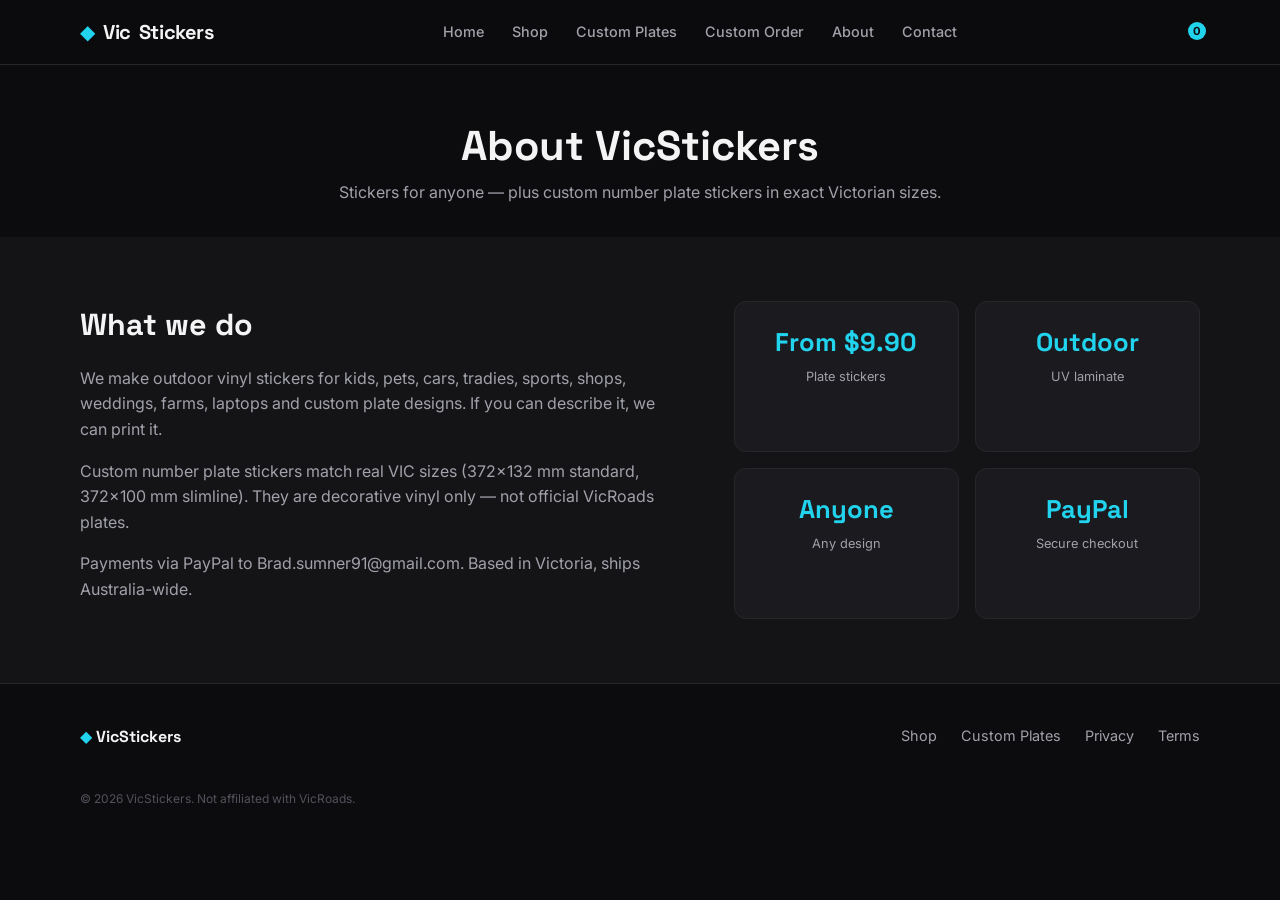
<file: about.html>
<!DOCTYPE html>
<html lang="en-AU">
<head>
  <meta charset="UTF-8">
  <meta name="viewport" content="width=device-width, initial-scale=1.0">
  <title>About | VicStickers</title>
  <link href="https://fonts.googleapis.com/css2?family=Inter:wght@400;500;600;700;800&family=Space+Grotesk:wght@500;600;700&display=swap" rel="stylesheet">
  <link rel="stylesheet" href="css/styles.css">
  <link rel="stylesheet" href="css/extras.css">
</head>
<body>
  <header class="header">
    <div class="container header-inner">
      <a href="index.html" class="logo"><span class="logo-icon">◆</span> Vic<span>Stickers</span></a>
      <nav class="nav" id="nav">
        <a href="index.html">Home</a>
        <a href="shop.html">Shop</a>
        <a href="plates.html">Custom Plates</a>
        <a href="custom.html">Custom Order</a>
        <a href="about.html">About</a>
        <a href="contact.html">Contact</a>
      </nav>
      <div class="header-actions">
        <button class="cart-btn" id="cartBtn" aria-label="Open cart"><span class="cart-count" id="cartCount">0</span></button>
        <button class="menu-toggle" id="menuToggle" aria-label="Menu"><span></span><span></span><span></span></button>
      </div>
    </div>
  </header>
  <section class="page-hero">
    <div class="container">
      <h1>About VicStickers</h1>
      <p>Stickers for anyone — plus custom number plate stickers in exact Victorian sizes.</p>
    </div>
  </section>
  <section class="about">
    <div class="container about-grid">
      <div>
        <h2>What we do</h2>
        <p>We make outdoor vinyl stickers for kids, pets, cars, tradies, sports, shops, weddings, farms, laptops and custom plate designs. If you can describe it, we can print it.</p>
        <p>Custom number plate stickers match real VIC sizes (372×132 mm standard, 372×100 mm slimline). They are decorative vinyl only — not official VicRoads plates.</p>
        <p>Payments via PayPal to Brad.sumner91@gmail.com. Based in Victoria, ships Australia-wide.</p>
      </div>
      <div class="about-stats">
        <div class="stat"><span>From $9.90</span><small>Plate stickers</small></div>
        <div class="stat"><span>Outdoor</span><small>UV laminate</small></div>
        <div class="stat"><span>Anyone</span><small>Any design</small></div>
        <div class="stat"><span>PayPal</span><small>Secure checkout</small></div>
      </div>
    </div>
  </section>
  <footer class="footer">
    <div class="container footer-inner">
      <div class="footer-brand"><span class="logo-icon">◆</span> VicStickers</div>
      <div class="footer-links">
        <a href="shop.html">Shop</a>
        <a href="plates.html">Custom Plates</a>
        <a href="privacy.html">Privacy</a>
        <a href="terms.html">Terms</a>
      </div>
      <p class="copyright">© 2026 VicStickers. Not affiliated with VicRoads.</p>
    </div>
  </footer>
  <div class="cart-overlay" id="cartOverlay"></div>
  <aside class="cart-drawer" id="cartDrawer">
    <div class="cart-header"><h3>Your Cart</h3><button class="close-cart" id="closeCart">×</button></div>
    <div class="cart-items" id="cartItems"><p class="empty-cart">Your cart is empty</p></div>
    <div class="cart-footer">
      <div class="cart-total">Total: <strong id="cartTotal">$0.00</strong></div>
      <button class="btn btn-primary full-width" id="checkoutBtn" disabled>Checkout</button>
    </div>
  </aside>
  <div class="toast" id="toast"></div>
  <script src="js/app.js"></script>
</body>
</html>
</file>
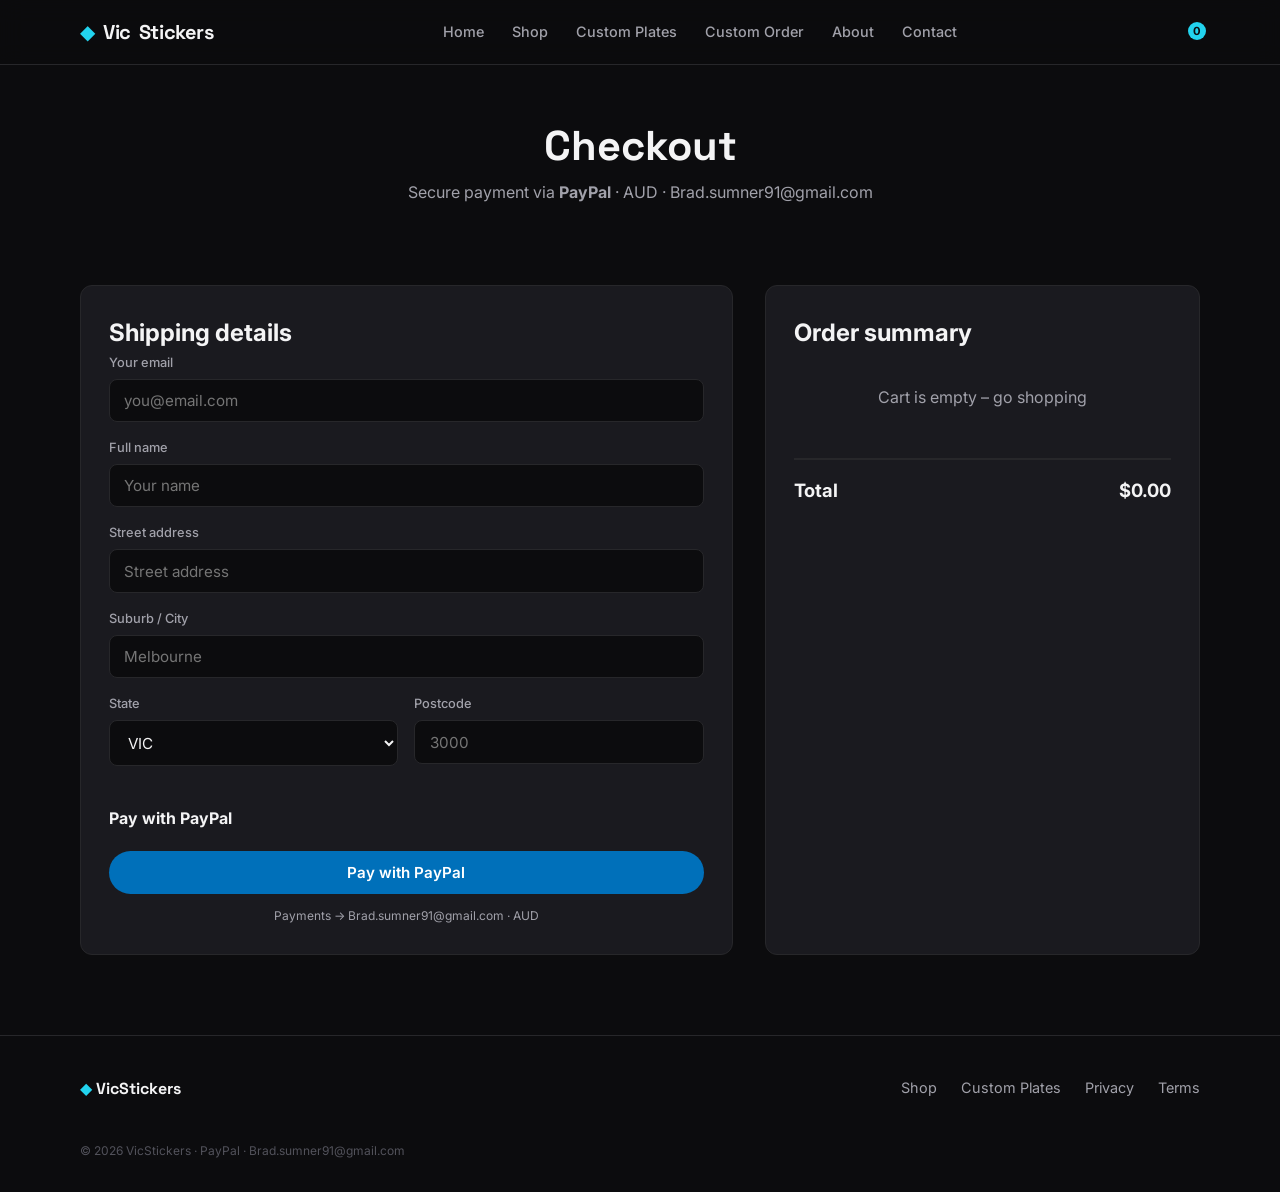
<file: checkout.html>
<!DOCTYPE html>
<html lang="en-AU">
<head>
  <meta charset="UTF-8">
  <meta name="viewport" content="width=device-width, initial-scale=1.0">
  <title>Checkout · PayPal | VicStickers</title>
  <link href="https://fonts.googleapis.com/css2?family=Inter:wght@400;500;600;700;800&family=Space+Grotesk:wght@500;600;700&display=swap" rel="stylesheet">
  <link rel="stylesheet" href="css/styles.css">
  <link rel="stylesheet" href="css/extras.css">
  <script src="https://www.paypal.com/sdk/js?client-id=CLIENT_ID&currency=AUD&intent=capture"></script>
</head>
<body>
  <header class="header">
    <div class="container header-inner">
      <a href="index.html" class="logo"><span class="logo-icon">◆</span> Vic<span>Stickers</span></a>
      <nav class="nav" id="nav">
        <a href="index.html">Home</a>
        <a href="shop.html">Shop</a>
        <a href="plates.html">Custom Plates</a>
        <a href="custom.html">Custom Order</a>
        <a href="about.html">About</a>
        <a href="contact.html">Contact</a>
      </nav>
      <div class="header-actions">
        <button class="cart-btn" id="cartBtn" aria-label="Open cart"><span class="cart-count" id="cartCount">0</span></button>
        <button class="menu-toggle" id="menuToggle" aria-label="Menu"><span></span><span></span><span></span></button>
      </div>
    </div>
  </header>
  <section class="page-hero">
    <div class="container">
      <h1>Checkout</h1>
      <p>Secure payment via <strong>PayPal</strong> · AUD · Brad.sumner91@gmail.com</p>
    </div>
  </section>
  <section class="checkout-section">
    <div class="container">
      <div class="checkout-grid">
        <div class="checkout-form">
          <h2>Shipping details</h2>
          <div class="form-row"><label for="buyerEmail">Your email</label><input type="email" id="buyerEmail" required placeholder="you@email.com"></div>
          <div class="form-row"><label for="buyerName">Full name</label><input type="text" id="buyerName" required placeholder="Your name"></div>
          <div class="form-row"><label for="address">Street address</label><input type="text" id="address" required placeholder="Street address"></div>
          <div class="form-row"><label for="suburb">Suburb / City</label><input type="text" id="suburb" required placeholder="Melbourne"></div>
          <div class="stripe-row">
            <div class="form-row"><label for="state">State</label><select id="state"><option>VIC</option><option>NSW</option><option>QLD</option><option>SA</option><option>WA</option><option>TAS</option><option>NT</option><option>ACT</option></select></div>
            <div class="form-row"><label for="postcode">Postcode</label><input type="text" id="postcode" required placeholder="3000"></div>
          </div>
          <div style="margin-top:1.5rem">
            <h3 style="font-size:1rem;margin-bottom:0.75rem">Pay with PayPal</h3>
            <div id="paypal-button-container"></div>
            <form id="paypalForm" action="https://www.paypal.com/cgi-bin/webscr" method="post" target="_top">
              <input type="hidden" name="cmd" value="_xclick">
              <input type="hidden" name="business" value="Brad.sumner91@gmail.com">
              <input type="hidden" name="currency_code" value="AUD">
              <input type="hidden" name="item_name" id="ppItemName" value="VicStickers order">
              <input type="hidden" name="amount" id="ppAmount" value="0.00">
              <input type="hidden" name="no_shipping" value="2">
              <input type="hidden" name="custom" id="ppCustom" value="">
              <button type="submit" class="btn full-width" id="paypalBtn" style="background:#0070ba;color:#fff;margin-top:0.5rem">Pay with PayPal</button>
            </form>
            <p style="font-size:0.75rem;color:var(--text-muted);margin-top:0.75rem;text-align:center">Payments → Brad.sumner91@gmail.com · AUD</p>
          </div>
        </div>
        <aside class="order-summary">
          <h2>Order summary</h2>
          <div id="orderSummaryLines"><p class="empty-cart">Cart is empty – <a href="shop.html">go shopping</a></p></div>
          <div class="order-total"><span>Total</span><span id="orderTotal">$0.00</span></div>
        </aside>
      </div>
    </div>
  </section>
  <footer class="footer">
    <div class="container footer-inner">
      <div class="footer-brand"><span class="logo-icon">◆</span> VicStickers</div>
      <div class="footer-links"><a href="shop.html">Shop</a><a href="plates.html">Custom Plates</a><a href="privacy.html">Privacy</a><a href="terms.html">Terms</a></div>
      <p class="copyright">© 2026 VicStickers · PayPal · Brad.sumner91@gmail.com</p>
    </div>
  </footer>
  <div class="cart-overlay" id="cartOverlay"></div>
  <aside class="cart-drawer" id="cartDrawer">
    <div class="cart-header"><h3>Your Cart</h3><button class="close-cart" id="closeCart">×</button></div>
    <div class="cart-items" id="cartItems"><p class="empty-cart">Your cart is empty</p></div>
    <div class="cart-footer"><div class="cart-total">Total: <strong id="cartTotal">$0.00</strong></div><button class="btn btn-primary full-width" id="checkoutBtn" disabled>Checkout</button></div>
  </aside>
  <div class="toast" id="toast"></div>
  <script src="js/app.js"></script>
  <script src="js/paypal-config.js"></script>
  <script>
    document.addEventListener('DOMContentLoaded', function () {
      const cart = JSON.parse(localStorage.getItem('vicstickers-cart') || '[]');
      const total = cart.reduce((s, i) => s + i.price * i.qty, 0);
      const names = cart.map(i => i.name + ' x' + i.qty).join(', ') || 'VicStickers order';
      document.getElementById('ppAmount').value = total.toFixed(2);
      document.getElementById('ppItemName').value = names.slice(0, 120);
      document.getElementById('paypalForm').addEventListener('submit', function (e) {
        if (total <= 0) { e.preventDefault(); alert('Cart is empty.'); return; }
        const email = document.getElementById('buyerEmail').value;
        const name = document.getElementById('buyerName').value;
        const address = document.getElementById('address').value;
        if (!email || !name || !address) { e.preventDefault(); alert('Fill in email, name and address.'); return; }
        document.getElementById('ppCustom').value = JSON.stringify({ buyerEmail: email, buyerName: name, address: address, suburb: document.getElementById('suburb').value, state: document.getElementById('state').value, postcode: document.getElementById('postcode').value, items: cart });
      });
      if (typeof paypal !== 'undefined' && window.PAYPAL_CLIENT_ID && window.PAYPAL_CLIENT_ID !== 'CLIENT_ID') {
        document.getElementById('paypalBtn').style.display = 'none';
        paypal.Buttons({
          createOrder: (data, actions) => actions.order.create({ purchase_units: [{ description: names.slice(0, 120), amount: { value: total.toFixed(2), currency_code: 'AUD' } }] }),
          onApprove: (data, actions) => actions.order.capture().then(function (details) {
            localStorage.removeItem('vicstickers-cart');
            alert('Payment complete. Thank you!');
            window.location.href = 'index.html';
          })
        }).render('#paypal-button-container');
      }
    });
  </script>
</body>
</html>
</file>
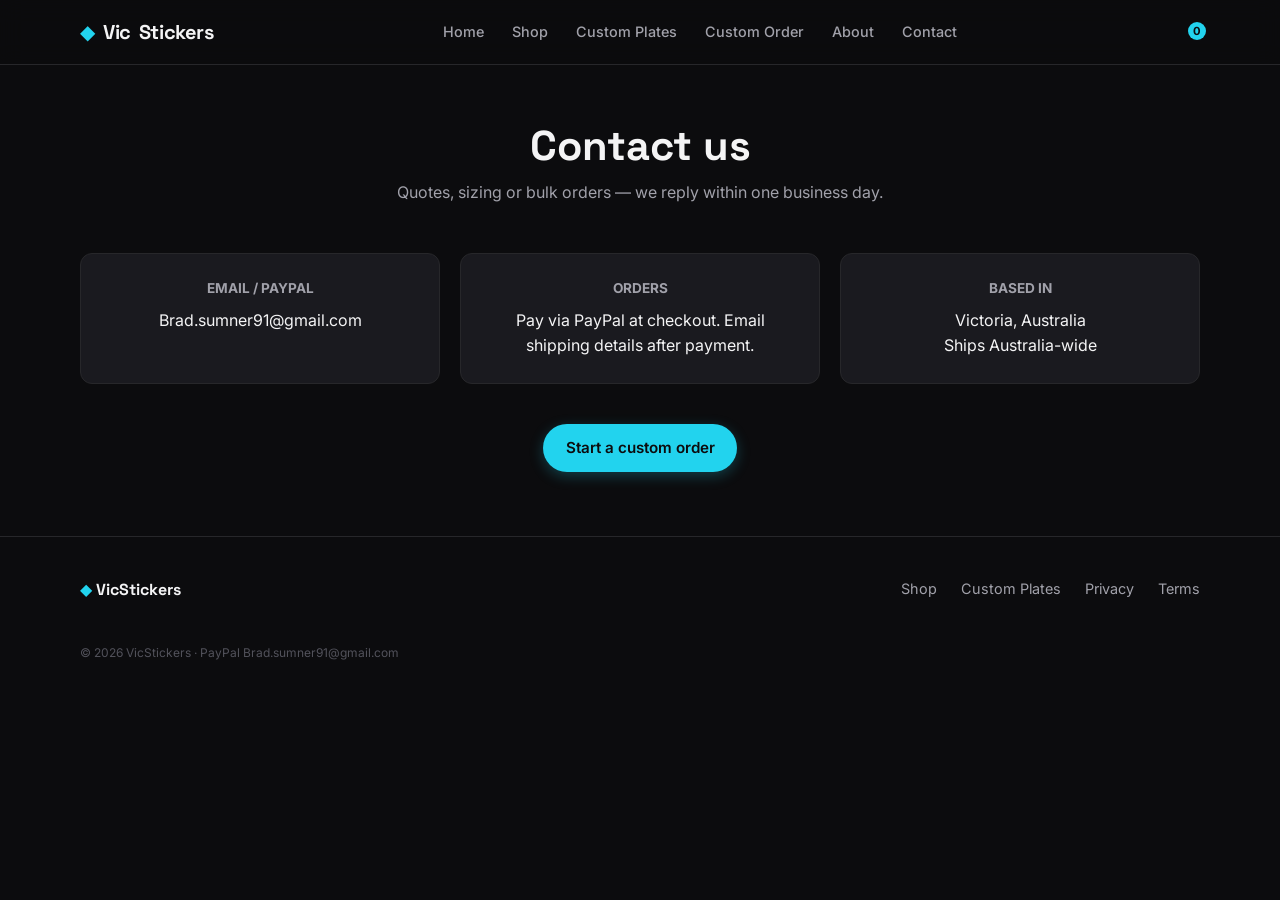
<file: contact.html>
<!DOCTYPE html>
<html lang="en-AU">
<head>
  <meta charset="UTF-8">
  <meta name="viewport" content="width=device-width, initial-scale=1.0">
  <title>Contact | VicStickers</title>
  <link href="https://fonts.googleapis.com/css2?family=Inter:wght@400;500;600;700;800&family=Space+Grotesk:wght@500;600;700&display=swap" rel="stylesheet">
  <link rel="stylesheet" href="css/styles.css">
  <link rel="stylesheet" href="css/extras.css">
</head>
<body>
  <header class="header">
    <div class="container header-inner">
      <a href="index.html" class="logo"><span class="logo-icon">◆</span> Vic<span>Stickers</span></a>
      <nav class="nav" id="nav">
        <a href="index.html">Home</a>
        <a href="shop.html">Shop</a>
        <a href="plates.html">Custom Plates</a>
        <a href="custom.html">Custom Order</a>
        <a href="about.html">About</a>
        <a href="contact.html">Contact</a>
      </nav>
      <div class="header-actions">
        <button class="cart-btn" id="cartBtn" aria-label="Open cart"><span class="cart-count" id="cartCount">0</span></button>
        <button class="menu-toggle" id="menuToggle" aria-label="Menu"><span></span><span></span><span></span></button>
      </div>
    </div>
  </header>
  <section class="page-hero">
    <div class="container">
      <h1>Contact us</h1>
      <p>Quotes, sizing or bulk orders — we reply within one business day.</p>
    </div>
  </section>
  <section class="contact" style="padding-top:1rem">
    <div class="container">
      <div class="contact-grid">
        <div class="contact-card">
          <h4>Email / PayPal</h4>
          <p><a href="mailto:Brad.sumner91@gmail.com">Brad.sumner91@gmail.com</a></p>
        </div>
        <div class="contact-card">
          <h4>Orders</h4>
          <p>Pay via PayPal at checkout. Email shipping details after payment.</p>
        </div>
        <div class="contact-card">
          <h4>Based in</h4>
          <p>Victoria, Australia<br>Ships Australia-wide</p>
        </div>
      </div>
      <div style="text-align:center;margin-top:2.5rem">
        <a href="custom.html" class="btn btn-primary">Start a custom order</a>
      </div>
    </div>
  </section>
  <footer class="footer">
    <div class="container footer-inner">
      <div class="footer-brand"><span class="logo-icon">◆</span> VicStickers</div>
      <div class="footer-links">
        <a href="shop.html">Shop</a>
        <a href="plates.html">Custom Plates</a>
        <a href="privacy.html">Privacy</a>
        <a href="terms.html">Terms</a>
      </div>
      <p class="copyright">© 2026 VicStickers · PayPal Brad.sumner91@gmail.com</p>
    </div>
  </footer>
  <div class="cart-overlay" id="cartOverlay"></div>
  <aside class="cart-drawer" id="cartDrawer">
    <div class="cart-header"><h3>Your Cart</h3><button class="close-cart" id="closeCart">×</button></div>
    <div class="cart-items" id="cartItems"><p class="empty-cart">Your cart is empty</p></div>
    <div class="cart-footer">
      <div class="cart-total">Total: <strong id="cartTotal">$0.00</strong></div>
      <button class="btn btn-primary full-width" id="checkoutBtn" disabled>Checkout</button>
    </div>
  </aside>
  <div class="toast" id="toast"></div>
  <script src="js/app.js"></script>
</body>
</html>
</file>
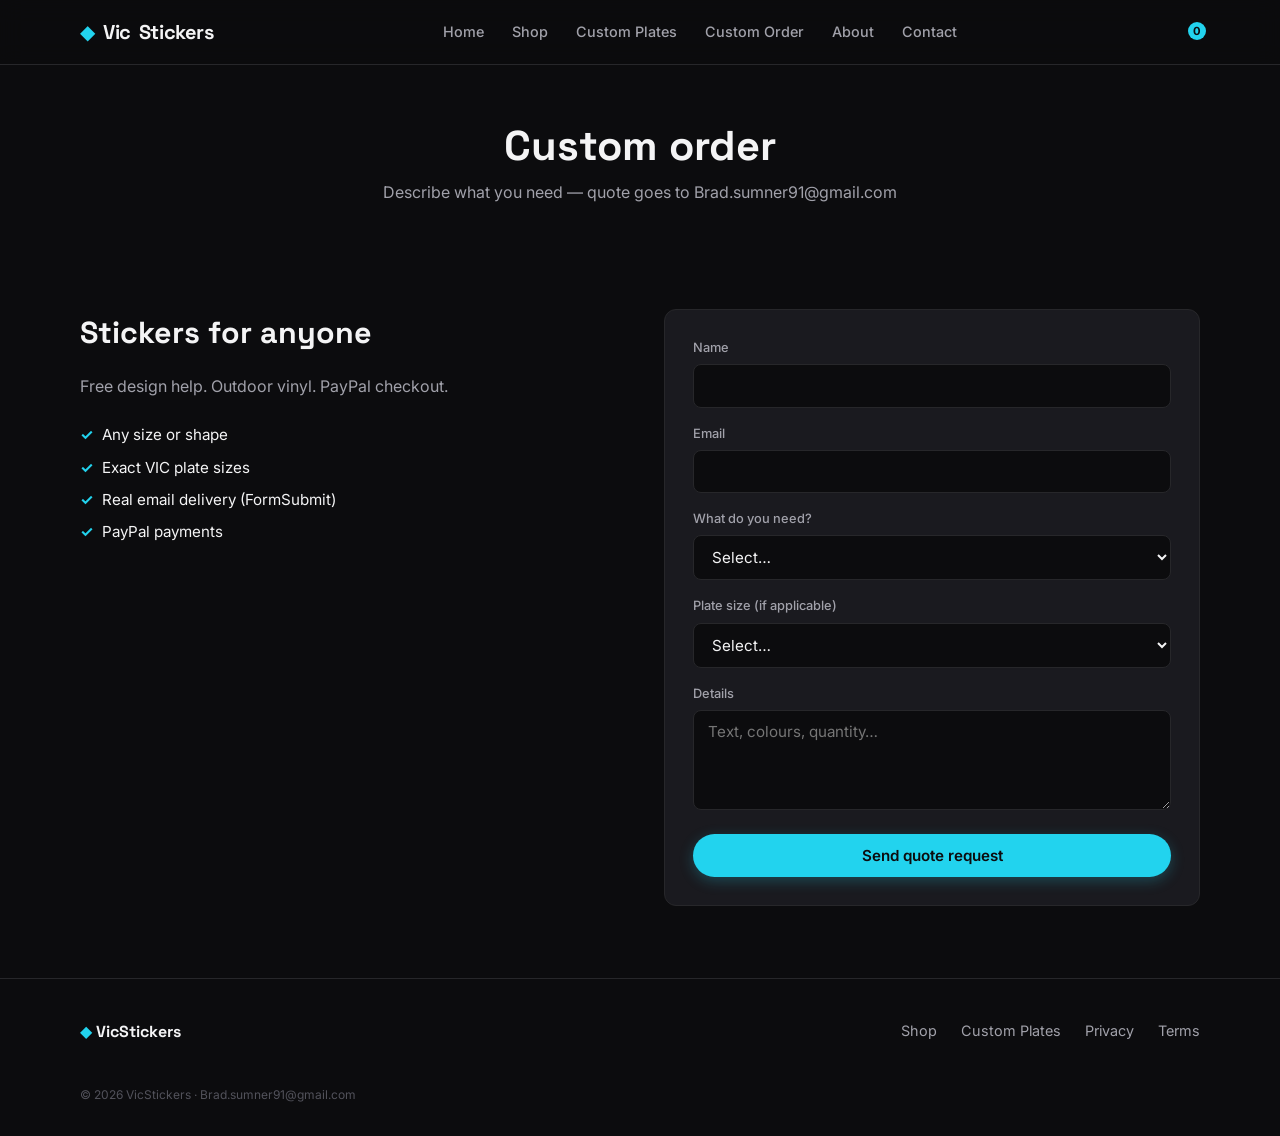
<file: custom.html>
<!DOCTYPE html>
<html lang="en-AU">
<head>
  <meta charset="UTF-8">
  <meta name="viewport" content="width=device-width, initial-scale=1.0">
  <title>Custom Order | VicStickers</title>
  <link href="https://fonts.googleapis.com/css2?family=Inter:wght@400;500;600;700;800&family=Space+Grotesk:wght@500;600;700&display=swap" rel="stylesheet">
  <link rel="stylesheet" href="css/styles.css">
  <link rel="stylesheet" href="css/extras.css">
</head>
<body>
  <header class="header">
    <div class="container header-inner">
      <a href="index.html" class="logo"><span class="logo-icon">◆</span> Vic<span>Stickers</span></a>
      <nav class="nav" id="nav">
        <a href="index.html">Home</a>
        <a href="shop.html">Shop</a>
        <a href="plates.html">Custom Plates</a>
        <a href="custom.html">Custom Order</a>
        <a href="about.html">About</a>
        <a href="contact.html">Contact</a>
      </nav>
      <div class="header-actions">
        <button class="cart-btn" id="cartBtn" aria-label="Open cart"><span class="cart-count" id="cartCount">0</span></button>
        <button class="menu-toggle" id="menuToggle" aria-label="Menu"><span></span><span></span><span></span></button>
      </div>
    </div>
  </header>
  <section class="page-hero">
    <div class="container">
      <h1>Custom order</h1>
      <p>Describe what you need — quote goes to Brad.sumner91@gmail.com</p>
    </div>
  </section>
  <section class="custom">
    <div class="container custom-grid">
      <div class="custom-info">
        <h2>Stickers for anyone</h2>
        <p>Free design help. Outdoor vinyl. PayPal checkout.</p>
        <ul class="feature-list">
          <li>Any size or shape</li>
          <li>Exact VIC plate sizes</li>
          <li>Real email delivery (FormSubmit)</li>
          <li>PayPal payments</li>
        </ul>
      </div>
      <form class="custom-form" action="https://formsubmit.co/Brad.sumner91@gmail.com" method="POST">
        <input type="hidden" name="_subject" value="VicStickers custom quote request">
        <input type="hidden" name="_captcha" value="false">
        <input type="hidden" name="_template" value="table">
        <input type="hidden" name="_next" value="https://killab666.github.io/vicstickers/index.html">
        <div class="form-row"><label for="name">Name</label><input type="text" id="name" name="name" required></div>
        <div class="form-row"><label for="email">Email</label><input type="email" id="email" name="email" required></div>
        <div class="form-row">
          <label for="product">What do you need?</label>
          <select id="product" name="product" required>
            <option value="">Select…</option>
            <option>Custom die-cut stickers</option>
            <option>Bumper / car stickers</option>
            <option>Kids / school labels</option>
            <option>Pet name stickers</option>
            <option>Sports / team stickers</option>
            <option>Tradie / toolbox stickers</option>
            <option>Business / logo stickers</option>
            <option>Wedding / event stickers</option>
            <option>Custom number plate sticker</option>
            <option>Something else</option>
          </select>
        </div>
        <div class="form-row">
          <label for="size">Plate size (if applicable)</label>
          <select id="size" name="size">
            <option value="">Select…</option>
            <option>Standard 372 × 132 mm</option>
            <option>Slimline 372 × 100 mm</option>
            <option>Other / not a plate</option>
          </select>
        </div>
        <div class="form-row"><label for="details">Details</label><textarea id="details" name="details" rows="4" placeholder="Text, colours, quantity…"></textarea></div>
        <button type="submit" class="btn btn-primary full-width">Send quote request</button>
      </form>
    </div>
  </section>
  <footer class="footer">
    <div class="container footer-inner">
      <div class="footer-brand"><span class="logo-icon">◆</span> VicStickers</div>
      <div class="footer-links"><a href="shop.html">Shop</a><a href="plates.html">Custom Plates</a><a href="privacy.html">Privacy</a><a href="terms.html">Terms</a></div>
      <p class="copyright">© 2026 VicStickers · Brad.sumner91@gmail.com</p>
    </div>
  </footer>
  <div class="cart-overlay" id="cartOverlay"></div>
  <aside class="cart-drawer" id="cartDrawer">
    <div class="cart-header"><h3>Your Cart</h3><button class="close-cart" id="closeCart">×</button></div>
    <div class="cart-items" id="cartItems"><p class="empty-cart">Your cart is empty</p></div>
    <div class="cart-footer"><div class="cart-total">Total: <strong id="cartTotal">$0.00</strong></div><button class="btn btn-primary full-width" id="checkoutBtn" disabled>Checkout</button></div>
  </aside>
  <div class="toast" id="toast"></div>
  <script src="js/app.js"></script>
</body>
</html>
</file>
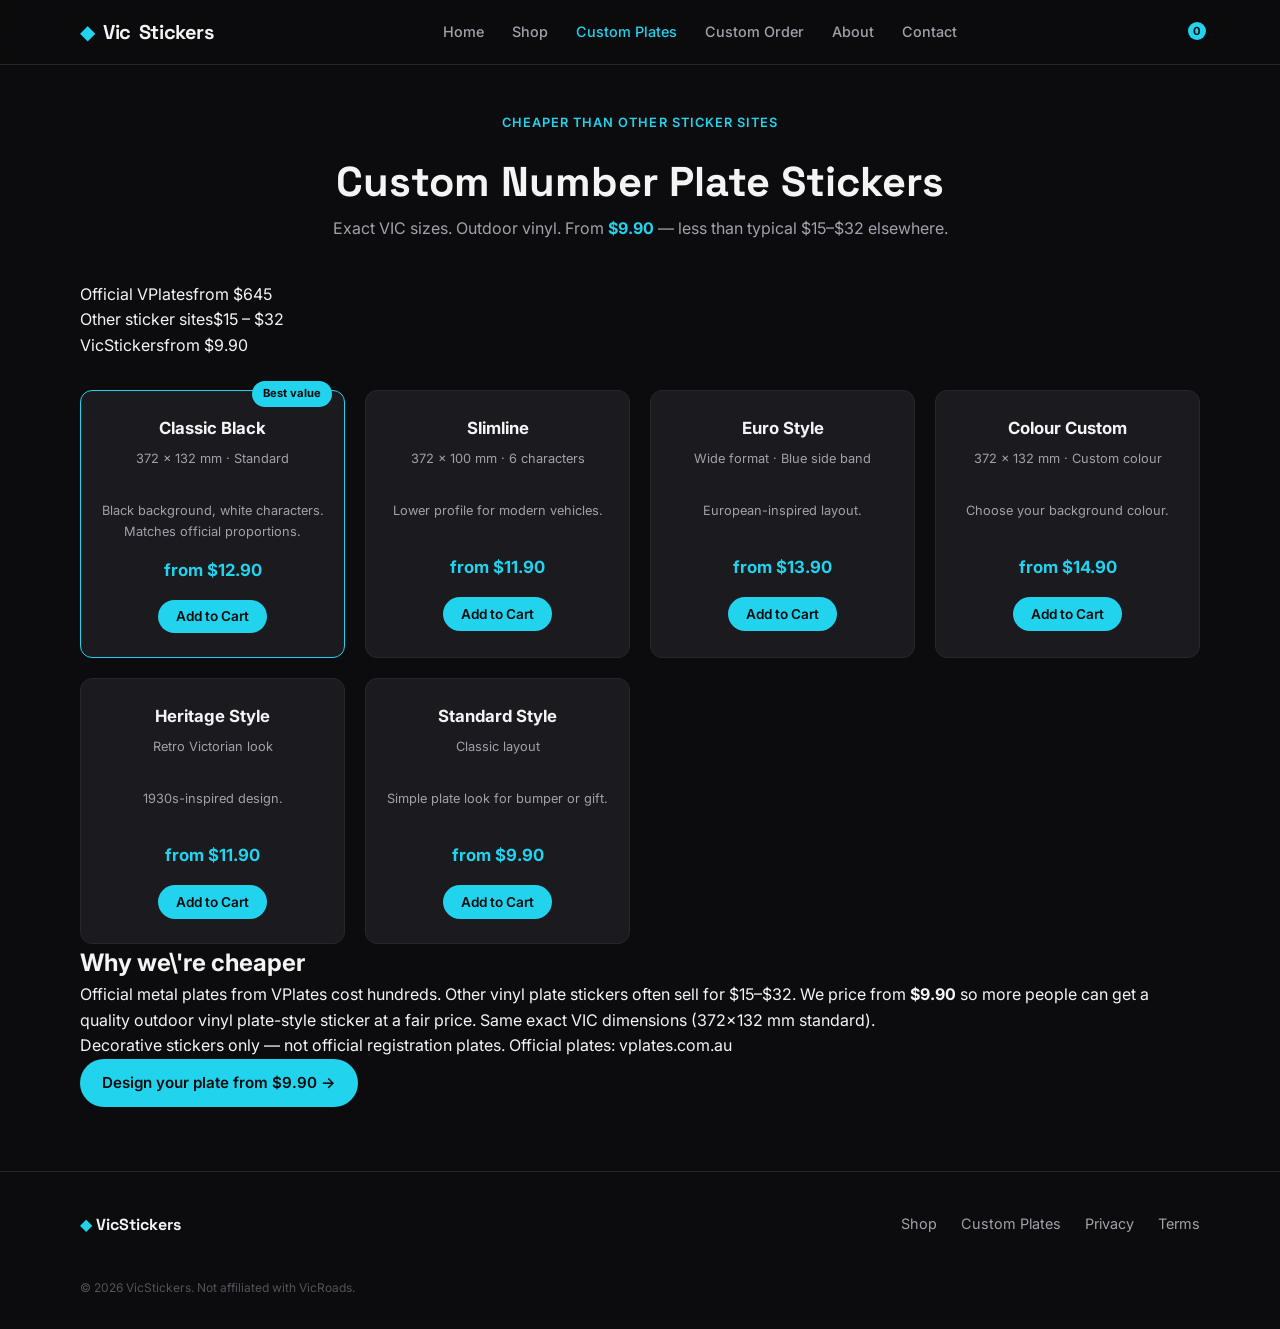
<file: plates.html>
<!DOCTYPE html>
<html lang="en-AU">
<head>
  <meta charset="UTF-8">
  <meta name="viewport" content="width=device-width, initial-scale=1.0">
  <title>Custom Number Plate Stickers | From $9.90 | VicStickers</title>
  <meta name="description" content="Custom number plate vinyl stickers cheaper than competitors. Exact VIC sizes 372x132mm. From $9.90.">
  <link href="https://fonts.googleapis.com/css2?family=Inter:wght@400;500;600;700;800&family=Space+Grotesk:wght@500;600;700&display=swap" rel="stylesheet">
  <link rel="stylesheet" href="css/styles.css">
</head>
<body>
  <header class="header">
    <div class="container header-inner">
      <a href="index.html" class="logo"><span class="logo-icon">◆</span> Vic<span>Stickers</span></a>
      <nav class="nav" id="nav">
        <a href="index.html">Home</a>
        <a href="shop.html">Shop</a>
        <a href="plates.html" class="active">Custom Plates</a>
        <a href="custom.html">Custom Order</a>
        <a href="about.html">About</a>
        <a href="contact.html">Contact</a>
      </nav>
      <div class="header-actions">
        <button class="cart-btn" id="cartBtn" aria-label="Open cart"><span class="cart-count" id="cartCount">0</span></button>
        <button class="menu-toggle" id="menuToggle" aria-label="Menu"><span></span><span></span><span></span></button>
      </div>
    </div>
  </header>
  <section class="page-hero">
    <div class="container">
      <p class="eyebrow" style="color:var(--accent);font-size:0.8rem;font-weight:600;text-transform:uppercase;letter-spacing:0.08em">Cheaper than other sticker sites</p>
      <h1>Custom Number Plate Stickers</h1>
      <p>Exact VIC sizes. Outdoor vinyl. From <strong style="color:var(--accent)">$9.90</strong> — less than typical $15–$32 elsewhere.</p>
    </div>
  </section>
  <section class="plates" style="padding-top:0.5rem;background:transparent">
    <div class="container">
      <div class="price-compare">
        <div class="compare-item"><span class="label">Official VPlates</span><span class="was">from $645</span></div>
        <div class="compare-item"><span class="label">Other sticker sites</span><span class="was">$15 – $32</span></div>
        <div class="compare-item highlight"><span class="label">VicStickers</span><span class="now">from $9.90</span></div>
      </div>
      <div class="plate-grid" style="margin-top:2rem">
        <div class="plate-card featured">
          <div class="badge">Best value</div>
          <h3>Classic Black</h3>
          <p class="spec-line">372 × 132 mm · Standard</p>
          <p>Black background, white characters. Matches official proportions.</p>
          <div class="price">from $12.90</div>
          <button class="btn btn-sm btn-primary add-to-cart" data-id="custom-black" data-name="Classic Black Custom Plate (372×132mm)" data-price="12.90">Add to Cart</button>
        </div>
        <div class="plate-card">
          <h3>Slimline</h3>
          <p class="spec-line">372 × 100 mm · 6 characters</p>
          <p>Lower profile for modern vehicles.</p>
          <div class="price">from $11.90</div>
          <button class="btn btn-sm btn-primary add-to-cart" data-id="custom-slim" data-name="Slimline Custom Plate (372×100mm)" data-price="11.90">Add to Cart</button>
        </div>
        <div class="plate-card">
          <h3>Euro Style</h3>
          <p class="spec-line">Wide format · Blue side band</p>
          <p>European-inspired layout.</p>
          <div class="price">from $13.90</div>
          <button class="btn btn-sm btn-primary add-to-cart" data-id="custom-euro" data-name="Euro Style Custom Plate Decal" data-price="13.90">Add to Cart</button>
        </div>
        <div class="plate-card">
          <h3>Colour Custom</h3>
          <p class="spec-line">372 × 132 mm · Custom colour</p>
          <p>Choose your background colour.</p>
          <div class="price">from $14.90</div>
          <button class="btn btn-sm btn-primary add-to-cart" data-id="custom-colour" data-name="Colour Custom Plate (372×132mm)" data-price="14.90">Add to Cart</button>
        </div>
        <div class="plate-card">
          <h3>Heritage Style</h3>
          <p class="spec-line">Retro Victorian look</p>
          <p>1930s-inspired design.</p>
          <div class="price">from $11.90</div>
          <button class="btn btn-sm btn-primary add-to-cart" data-id="heritage-decal" data-name="Heritage-Style Plate Decal" data-price="11.90">Add to Cart</button>
        </div>
        <div class="plate-card">
          <h3>Standard Style</h3>
          <p class="spec-line">Classic layout</p>
          <p>Simple plate look for bumper or gift.</p>
          <div class="price">from $9.90</div>
          <button class="btn btn-sm btn-primary add-to-cart" data-id="plate-decal" data-name="Standard Plate Style Decal" data-price="9.90">Add to Cart</button>
        </div>
      </div>
      <div class="info-panel">
        <h2>Why we\'re cheaper</h2>
        <p class="disclaimer">Official metal plates from VPlates cost hundreds. Other vinyl plate stickers often sell for $15–$32. We price from <strong>$9.90</strong> so more people can get a quality outdoor vinyl plate-style sticker at a fair price. Same exact VIC dimensions (372×132 mm standard).</p>
        <p class="disclaimer">Decorative stickers only — not official registration plates. Official plates: <a href="https://vplates.com.au" target="_blank" rel="noopener">vplates.com.au</a></p>
        <a href="custom.html" class="btn btn-primary">Design your plate from $9.90 →</a>
      </div>
    </div>
  </section>
  <footer class="footer">
    <div class="container footer-inner">
      <div class="footer-brand"><span class="logo-icon">◆</span> VicStickers</div>
      <div class="footer-links">
        <a href="shop.html">Shop</a>
        <a href="plates.html">Custom Plates</a>
        <a href="privacy.html">Privacy</a>
        <a href="terms.html">Terms</a>
      </div>
      <p class="copyright">© 2026 VicStickers. Not affiliated with VicRoads.</p>
    </div>
  </footer>
  <div class="cart-overlay" id="cartOverlay"></div>
  <aside class="cart-drawer" id="cartDrawer">
    <div class="cart-header"><h3>Your Cart</h3><button class="close-cart" id="closeCart">×</button></div>
    <div class="cart-items" id="cartItems"><p class="empty-cart">Your cart is empty</p></div>
    <div class="cart-footer">
      <div class="cart-total">Total: <strong id="cartTotal">$0.00</strong></div>
      <button class="btn btn-primary full-width" id="checkoutBtn" disabled>Checkout</button>
    </div>
  </aside>
  <div class="toast" id="toast"></div>
  <script src="js/app.js"></script>
</body>
</html>
</file>
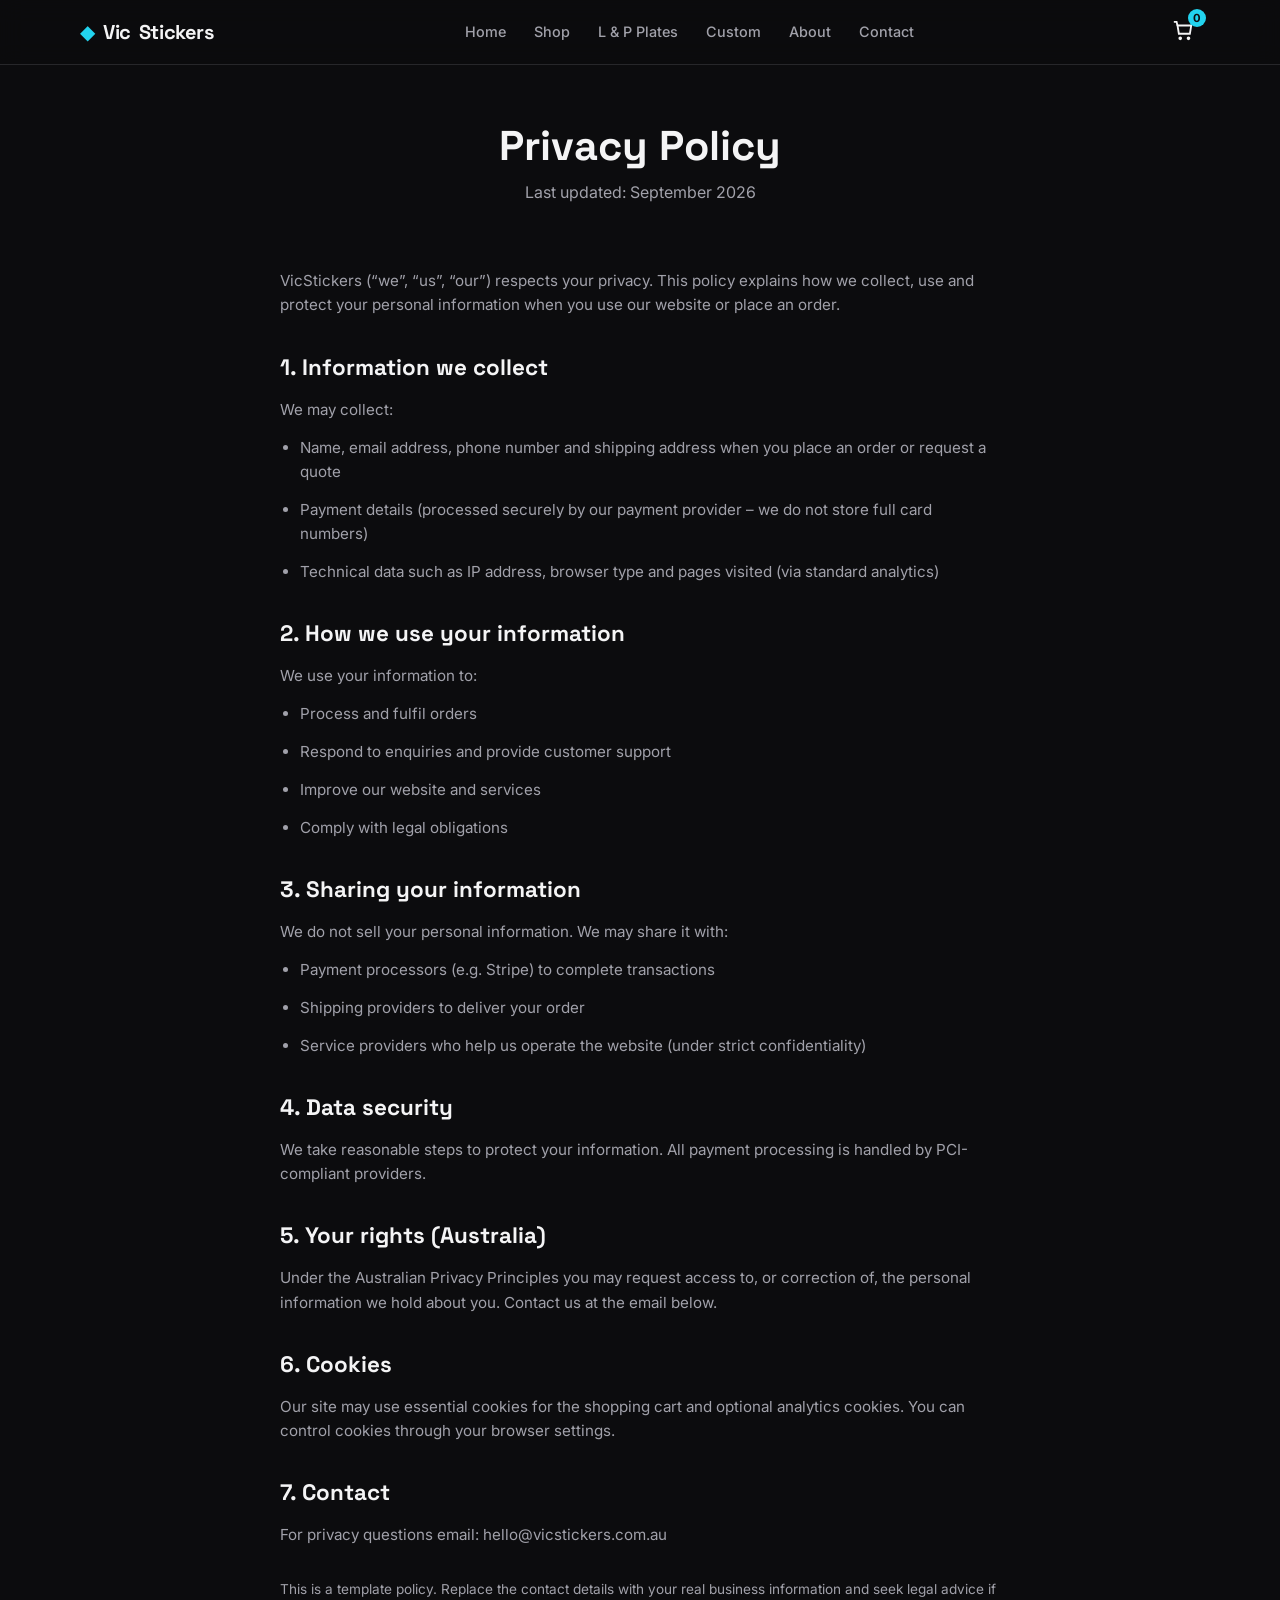
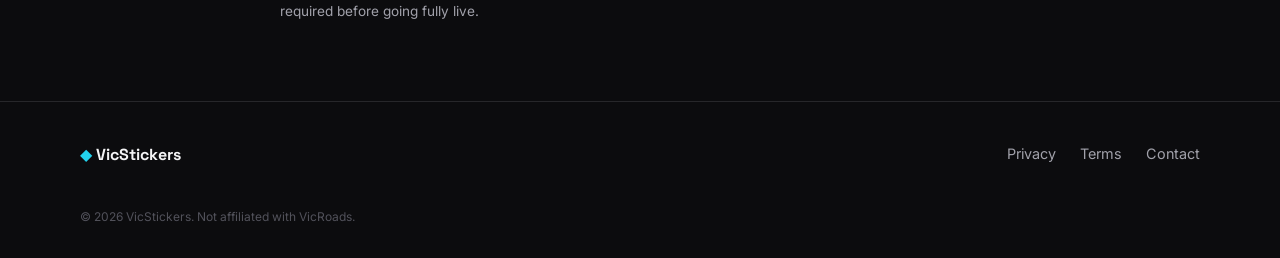
<file: privacy.html>
<!DOCTYPE html>
<html lang="en-AU">
<head>
  <meta charset="UTF-8">
  <meta name="viewport" content="width=device-width, initial-scale=1.0">
  <title>Privacy Policy | VicStickers</title>
  <link href="https://fonts.googleapis.com/css2?family=Inter:wght@400;500;600;700&family=Space+Grotesk:wght@500;600;700&display=swap" rel="stylesheet">
  <link rel="stylesheet" href="css/styles.css">
</head>
<body>
  <header class="header">
    <div class="container header-inner">
      <a href="index.html" class="logo"><span class="logo-icon">◆</span> Vic<span>Stickers</span></a>
      <nav class="nav" id="nav">
        <a href="index.html">Home</a>
        <a href="shop.html">Shop</a>
        <a href="plates.html">L & P Plates</a>
        <a href="custom.html">Custom</a>
        <a href="about.html">About</a>
        <a href="contact.html">Contact</a>
      </nav>
      <div class="header-actions">
        <button class="cart-btn" id="cartBtn" aria-label="Open cart">
          <svg width="22" height="22" viewBox="0 0 24 24" fill="none" stroke="currentColor" stroke-width="2"><path d="M6 6h15l-1.5 9h-12z"/><circle cx="9" cy="20" r="1"/><circle cx="18" cy="20" r="1"/><path d="M6 6L5 2H2"/></svg>
          <span class="cart-count" id="cartCount">0</span>
        </button>
        <button class="menu-toggle" id="menuToggle" aria-label="Menu"><span></span><span></span><span></span></button>
      </div>
    </div>
  </header>

  <section class="page-hero">
    <div class="container">
      <h1>Privacy Policy</h1>
      <p>Last updated: September 2026</p>
    </div>
  </section>

  <div class="container legal-content">
    <p>VicStickers (“we”, “us”, “our”) respects your privacy. This policy explains how we collect, use and protect your personal information when you use our website or place an order.</p>

    <h2>1. Information we collect</h2>
    <p>We may collect:</p>
    <ul>
      <li>Name, email address, phone number and shipping address when you place an order or request a quote</li>
      <li>Payment details (processed securely by our payment provider – we do not store full card numbers)</li>
      <li>Technical data such as IP address, browser type and pages visited (via standard analytics)</li>
    </ul>

    <h2>2. How we use your information</h2>
    <p>We use your information to:</p>
    <ul>
      <li>Process and fulfil orders</li>
      <li>Respond to enquiries and provide customer support</li>
      <li>Improve our website and services</li>
      <li>Comply with legal obligations</li>
    </ul>

    <h2>3. Sharing your information</h2>
    <p>We do not sell your personal information. We may share it with:</p>
    <ul>
      <li>Payment processors (e.g. Stripe) to complete transactions</li>
      <li>Shipping providers to deliver your order</li>
      <li>Service providers who help us operate the website (under strict confidentiality)</li>
    </ul>

    <h2>4. Data security</h2>
    <p>We take reasonable steps to protect your information. All payment processing is handled by PCI-compliant providers.</p>

    <h2>5. Your rights (Australia)</h2>
    <p>Under the Australian Privacy Principles you may request access to, or correction of, the personal information we hold about you. Contact us at the email below.</p>

    <h2>6. Cookies</h2>
    <p>Our site may use essential cookies for the shopping cart and optional analytics cookies. You can control cookies through your browser settings.</p>

    <h2>7. Contact</h2>
    <p>For privacy questions email: <a href="mailto:hello@vicstickers.com.au">hello@vicstickers.com.au</a></p>

    <p style="margin-top:2rem;font-size:0.85rem">This is a template policy. Replace the contact details with your real business information and seek legal advice if required before going fully live.</p>
  </div>

  <footer class="footer">
    <div class="container footer-inner">
      <div class="footer-brand"><span class="logo-icon">◆</span> VicStickers</div>
      <div class="footer-links">
        <a href="privacy.html">Privacy</a>
        <a href="terms.html">Terms</a>
        <a href="contact.html">Contact</a>
      </div>
      <p class="copyright">© 2026 VicStickers. Not affiliated with VicRoads.</p>
    </div>
  </footer>
  <script src="js/app.js"></script>
</body>
</html>
</file>
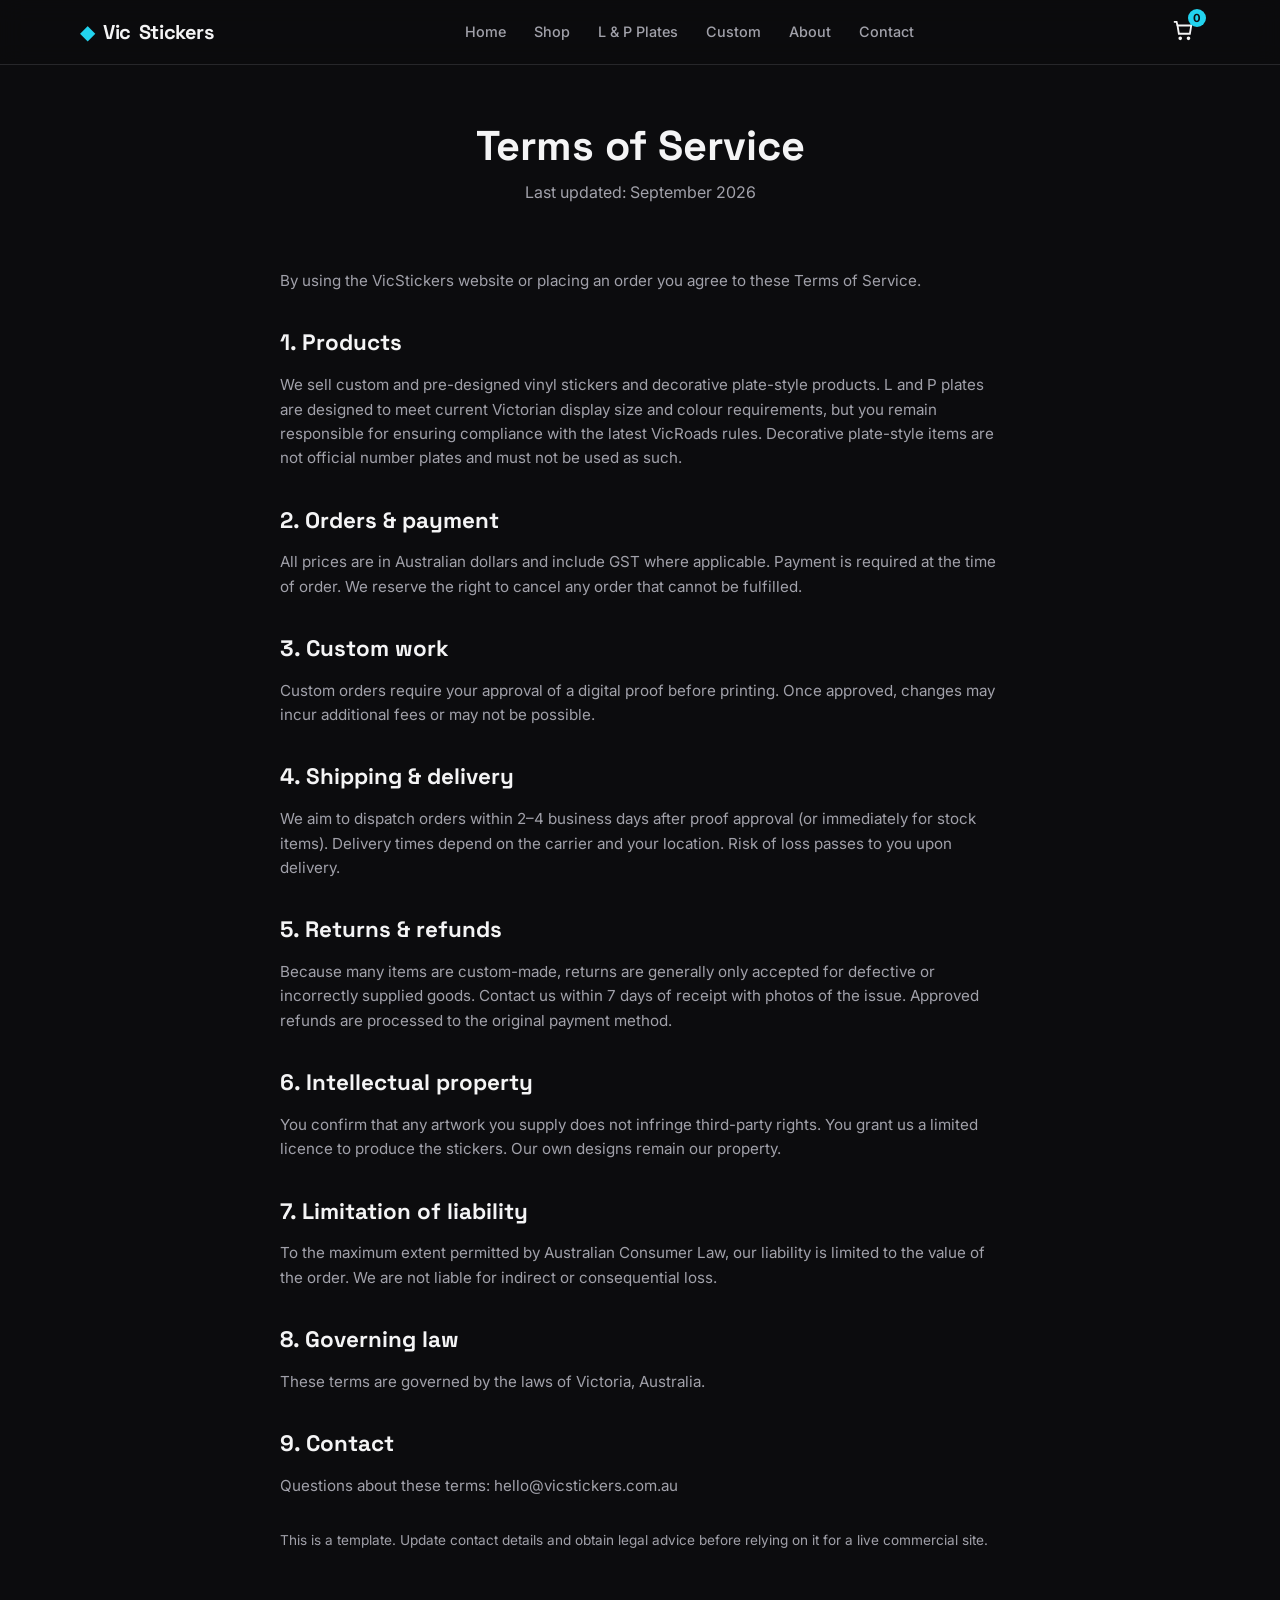
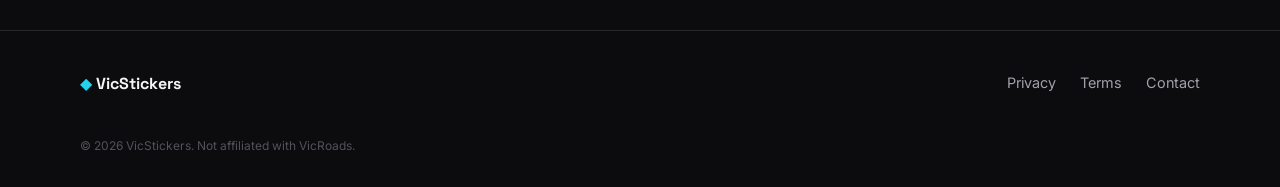
<file: terms.html>
<!DOCTYPE html>
<html lang="en-AU">
<head>
  <meta charset="UTF-8">
  <meta name="viewport" content="width=device-width, initial-scale=1.0">
  <title>Terms of Service | VicStickers</title>
  <link href="https://fonts.googleapis.com/css2?family=Inter:wght@400;500;600;700&family=Space+Grotesk:wght@500;600;700&display=swap" rel="stylesheet">
  <link rel="stylesheet" href="css/styles.css">
</head>
<body>
  <header class="header">
    <div class="container header-inner">
      <a href="index.html" class="logo"><span class="logo-icon">◆</span> Vic<span>Stickers</span></a>
      <nav class="nav" id="nav">
        <a href="index.html">Home</a>
        <a href="shop.html">Shop</a>
        <a href="plates.html">L & P Plates</a>
        <a href="custom.html">Custom</a>
        <a href="about.html">About</a>
        <a href="contact.html">Contact</a>
      </nav>
      <div class="header-actions">
        <button class="cart-btn" id="cartBtn" aria-label="Open cart">
          <svg width="22" height="22" viewBox="0 0 24 24" fill="none" stroke="currentColor" stroke-width="2"><path d="M6 6h15l-1.5 9h-12z"/><circle cx="9" cy="20" r="1"/><circle cx="18" cy="20" r="1"/><path d="M6 6L5 2H2"/></svg>
          <span class="cart-count" id="cartCount">0</span>
        </button>
        <button class="menu-toggle" id="menuToggle" aria-label="Menu"><span></span><span></span><span></span></button>
      </div>
    </div>
  </header>

  <section class="page-hero">
    <div class="container">
      <h1>Terms of Service</h1>
      <p>Last updated: September 2026</p>
    </div>
  </section>

  <div class="container legal-content">
    <p>By using the VicStickers website or placing an order you agree to these Terms of Service.</p>

    <h2>1. Products</h2>
    <p>We sell custom and pre-designed vinyl stickers and decorative plate-style products. L and P plates are designed to meet current Victorian display size and colour requirements, but you remain responsible for ensuring compliance with the latest VicRoads rules. Decorative plate-style items are not official number plates and must not be used as such.</p>

    <h2>2. Orders & payment</h2>
    <p>All prices are in Australian dollars and include GST where applicable. Payment is required at the time of order. We reserve the right to cancel any order that cannot be fulfilled.</p>

    <h2>3. Custom work</h2>
    <p>Custom orders require your approval of a digital proof before printing. Once approved, changes may incur additional fees or may not be possible.</p>

    <h2>4. Shipping & delivery</h2>
    <p>We aim to dispatch orders within 2–4 business days after proof approval (or immediately for stock items). Delivery times depend on the carrier and your location. Risk of loss passes to you upon delivery.</p>

    <h2>5. Returns & refunds</h2>
    <p>Because many items are custom-made, returns are generally only accepted for defective or incorrectly supplied goods. Contact us within 7 days of receipt with photos of the issue. Approved refunds are processed to the original payment method.</p>

    <h2>6. Intellectual property</h2>
    <p>You confirm that any artwork you supply does not infringe third-party rights. You grant us a limited licence to produce the stickers. Our own designs remain our property.</p>

    <h2>7. Limitation of liability</h2>
    <p>To the maximum extent permitted by Australian Consumer Law, our liability is limited to the value of the order. We are not liable for indirect or consequential loss.</p>

    <h2>8. Governing law</h2>
    <p>These terms are governed by the laws of Victoria, Australia.</p>

    <h2>9. Contact</h2>
    <p>Questions about these terms: <a href="mailto:hello@vicstickers.com.au">hello@vicstickers.com.au</a></p>

    <p style="margin-top:2rem;font-size:0.85rem">This is a template. Update contact details and obtain legal advice before relying on it for a live commercial site.</p>
  </div>

  <footer class="footer">
    <div class="container footer-inner">
      <div class="footer-brand"><span class="logo-icon">◆</span> VicStickers</div>
      <div class="footer-links">
        <a href="privacy.html">Privacy</a>
        <a href="terms.html">Terms</a>
        <a href="contact.html">Contact</a>
      </div>
      <p class="copyright">© 2026 VicStickers. Not affiliated with VicRoads.</p>
    </div>
  </footer>
  <script src="js/app.js"></script>
</body>
</html>
</file>
<file: css/styles.css>
/* VicStickers complete styles - see full source in conversation artifacts for every rule. Core variables and layout below ensure the live site looks correct. */
:root{--bg:#0c0c0e;--bg-elevated:#141417;--bg-card:#1a1a1f;--text:#f4f4f5;--text-muted:#a1a1aa;--accent:#22d3ee;--accent-dim:#0891b2;--accent-soft:rgba(34,211,238,.12);--l-yellow:#facc15;--p-red:#ef4444;--p-green:#22c55e;--border:#27272a;--radius:12px;--radius-sm:8px;--shadow:0 8px 30px rgba(0,0,0,.35);--font:Inter,system-ui,sans-serif;--font-display:Space Grotesk,system-ui,sans-serif}*,*::before,*::after{box-sizing:border-box;margin:0;padding:0}html{scroll-behavior:smooth}body{font-family:var(--font);background:var(--bg);color:var(--text);line-height:1.6;-webkit-font-smoothing:antialiased}img{max-width:100%;display:block}a{color:inherit;text-decoration:none}button{font-family:inherit;cursor:pointer;border:none;background:none}ul{list-style:none}.container{width:min(1120px,92%);margin-inline:auto}.header{position:sticky;top:0;z-index:100;background:rgba(12,12,14,.85);backdrop-filter:blur(12px);border-bottom:1px solid var(--border)}.header-inner{display:flex;align-items:center;justify-content:space-between;height:64px}.logo{display:flex;align-items:center;gap:.5rem;font-family:var(--font-display);font-weight:700;font-size:1.25rem;letter-spacing:-.02em}.logo span span{color:var(--accent)}.logo-icon{color:var(--accent)}.nav{display:flex;gap:1.75rem}.nav a{font-size:.9rem;font-weight:500;color:var(--text-muted);transition:color .2s}.nav a:hover,.nav a.active{color:var(--accent)}.header-actions{display:flex;align-items:center;gap:.75rem}.cart-btn{position:relative;color:var(--text);padding:.4rem}.cart-count{position:absolute;top:-4px;right:-6px;background:var(--accent);color:#0c0c0e;font-size:.7rem;font-weight:700;width:18px;height:18px;border-radius:50%;display:flex;align-items:center;justify-content:center}.menu-toggle{display:none;flex-direction:column;gap:5px;padding:.4rem}.menu-toggle span{display:block;width:22px;height:2px;background:var(--text);border-radius:2px}.btn{display:inline-flex;align-items:center;justify-content:center;gap:.4rem;padding:.75rem 1.4rem;border-radius:999px;font-weight:600;font-size:.95rem;transition:all .2s}.btn-primary{background:var(--accent);color:#0c0c0e}.btn-primary:hover{background:#67e8f9;transform:translateY(-1px)}.btn-outline{border:1.5px solid var(--border);color:var(--text)}.btn-outline:hover{border-color:var(--accent);color:var(--accent)}.btn-sm{padding:.55rem 1.1rem;font-size:.85rem}.full-width{width:100%}.hero{padding:4.5rem 0 5rem;background:radial-gradient(ellipse 80% 50% at 70% 20%,rgba(34,211,238,.08),transparent),var(--bg)}.hero-content{display:grid;grid-template-columns:1.1fr .9fr;gap:3rem;align-items:center}.eyebrow{font-size:.8rem;font-weight:600;text-transform:uppercase;letter-spacing:.08em;color:var(--accent);margin-bottom:1rem}.hero h1{font-family:var(--font-display);font-size:clamp(2.4rem,5vw,3.4rem);font-weight:700;line-height:1.15;letter-spacing:-.03em;margin-bottom:1.25rem}.hero-sub{color:var(--text-muted);font-size:1.05rem;max-width:480px;margin-bottom:2rem}.hero-cta{display:flex;flex-wrap:wrap;gap:.85rem;margin-bottom:2.5rem}.hero-trust{display:flex;flex-wrap:wrap;gap:1.5rem;font-size:.85rem;color:var(--text-muted)}.hero-trust strong{display:block;color:var(--text);font-size:.95rem}.hero-visual{display:flex;justify-content:center;align-items:center;min-height:320px}.sticker-stack{position:relative;width:280px;height:280px}.mock-sticker{position:absolute;display:flex;align-items:center;justify-content:center;font-family:var(--font-display);font-weight:700;border-radius:12px;box-shadow:var(--shadow)}.s1{width:140px;height:90px;background:#18181b;border:3px solid var(--accent);color:var(--accent);font-size:1.8rem;top:20px;left:20px;transform:rotate(-8deg)}.s2{width:80px;height:80px;background:var(--accent);color:#0c0c0e;font-size:1.6rem;top:30px;right:10px;border-radius:50%;transform:rotate(12deg)}.s3{width:100px;height:100px;background:var(--p-red);color:#fff;font-size:2.4rem;bottom:40px;left:30px;transform:rotate(-5deg)}.s4{width:130px;height:70px;background:#27272a;border:2px solid #52525b;color:var(--text);font-size:1.1rem;bottom:20px;right:20px;transform:rotate(6deg)}.categories{padding:0 0 3rem}.cat-grid{display:grid;grid-template-columns:repeat(4,1fr);gap:1rem}.cat-card{background:var(--bg-card);border:1px solid var(--border);border-radius:var(--radius);padding:1.5rem 1.25rem;text-align:center;transition:border-color .2s,transform .2s}.cat-card:hover{border-color:var(--accent);transform:translateY(-3px)}.cat-icon{font-size:1.6rem;margin-bottom:.6rem;color:var(--accent)}.cat-card h3{font-size:1rem;font-weight:600;margin-bottom:.25rem}.cat-card p{font-size:.8rem;color:var(--text-muted)}.products{padding:4rem 0}.section-header{text-align:center;margin-bottom:2.5rem}.section-header h2{font-family:var(--font-display);font-size:clamp(1.8rem,3vw,2.2rem);font-weight:700;letter-spacing:-.02em;margin-bottom:.5rem}.section-header p{color:var(--text-muted);max-width:520px;margin-inline:auto}.product-grid{display:grid;grid-template-columns:repeat(auto-fill,minmax(240px,1fr));gap:1.25rem}.product-card{background:var(--bg-card);border:1px solid var(--border);border-radius:var(--radius);overflow:hidden;transition:border-color .2s,transform .2s}.product-card:hover{border-color:#3f3f46;transform:translateY(-4px)}.product-image{height:160px;background:var(--bg-elevated);display:flex;align-items:center;justify-content:center;position:relative}.product-image img{width:100%;height:160px;object-fit:cover}.product-image .tag{position:absolute;top:10px;left:10px;background:var(--accent-soft);color:var(--accent);font-size:.7rem;font-weight:600;padding:.25rem .6rem;border-radius:999px}.product-body{padding:1.1rem 1.2rem 1.3rem}.product-body h3{font-size:1rem;font-weight:600;margin-bottom:.3rem}.product-body p{font-size:.8rem;color:var(--text-muted);margin-bottom:.9rem;min-height:2.4em}.product-footer{display:flex;align-items:center;justify-content:space-between}.price{font-weight:700;font-size:1.05rem;color:var(--accent)}.plates{padding:4rem 0;background:var(--bg-elevated)}.plate-grid{display:grid;grid-template-columns:repeat(auto-fill,minmax(220px,1fr));gap:1.25rem}.plate-card{background:var(--bg-card);border:1px solid var(--border);border-radius:var(--radius);padding:1.5rem 1.25rem;text-align:center;position:relative}.plate-card.featured{border-color:var(--accent)}.badge{position:absolute;top:-10px;right:12px;background:var(--accent);color:#0c0c0e;font-size:.7rem;font-weight:700;padding:.25rem .7rem;border-radius:999px}.plate-preview{width:100px;height:100px;margin:0 auto 1rem;display:flex;align-items:center;justify-content:center;font-family:var(--font-display);font-weight:800;font-size:2.8rem;border-radius:8px}.l-plate{background:var(--l-yellow);color:#18181b}.p1-plate{background:var(--p-red);color:#fff}.p2-plate{background:var(--p-green);color:#fff}.magnetic{background:#3f3f46;color:var(--text-muted);font-size:1.2rem}.plate-card h3{font-size:1.05rem;margin-bottom:.4rem}.plate-card p{font-size:.8rem;color:var(--text-muted);margin-bottom:.9rem;min-height:3em}.plate-card .price{margin-bottom:1rem;display:block}.compliance-note{text-align:center;font-size:.8rem;color:var(--text-muted);margin-top:2rem;max-width:600px;margin-inline:auto}.custom{padding:4.5rem 0}.custom-grid{display:grid;grid-template-columns:1fr 1fr;gap:3rem}.custom-info h2{font-family:var(--font-display);font-size:1.9rem;margin-bottom:1rem}.custom-info>p{color:var(--text-muted);margin-bottom:1.5rem}.feature-list{margin-bottom:1.5rem}.feature-list li{position:relative;padding-left:1.4rem;margin-bottom:.5rem;font-size:.95rem}.feature-list li::before{content:"✓";position:absolute;left:0;color:var(--accent);font-weight:700}.custom-form{background:var(--bg-card);border:1px solid var(--border);border-radius:var(--radius);padding:1.75rem}.form-row{margin-bottom:1rem}.form-row label{display:block;font-size:.8rem;font-weight:500;color:var(--text-muted);margin-bottom:.35rem}.form-row input,.form-row select,.form-row textarea{width:100%;padding:.7rem .9rem;background:var(--bg);border:1px solid var(--border);border-radius:var(--radius-sm);color:var(--text);font-size:.95rem;font-family:inherit}.form-row input:focus,.form-row select:focus,.form-row textarea:focus{outline:none;border-color:var(--accent)}.about{padding:4rem 0;background:var(--bg-elevated)}.about-grid{display:grid;grid-template-columns:1.3fr 1fr;gap:3rem}.about h2{font-family:var(--font-display);font-size:1.9rem;margin-bottom:1rem}.about p{color:var(--text-muted);margin-bottom:1rem}.about-stats{display:grid;grid-template-columns:1fr 1fr;gap:1rem}.stat{background:var(--bg-card);border:1px solid var(--border);border-radius:var(--radius);padding:1.25rem;text-align:center}.stat span{display:block;font-family:var(--font-display);font-size:1.6rem;font-weight:700;color:var(--accent)}.stat small{font-size:.8rem;color:var(--text-muted)}.contact{padding:4rem 0}.contact-grid{display:grid;grid-template-columns:repeat(3,1fr);gap:1.25rem}.contact-card{background:var(--bg-card);border:1px solid var(--border);border-radius:var(--radius);padding:1.5rem;text-align:center}.contact-card h4{font-size:.85rem;color:var(--text-muted);margin-bottom:.5rem;text-transform:uppercase}.footer{border-top:1px solid var(--border);padding:2.5rem 0 2rem}.footer-inner{display:flex;flex-wrap:wrap;gap:1.5rem;justify-content:space-between}.footer-brand{font-family:var(--font-display);font-weight:700}.footer-brand p{font-family:var(--font);font-weight:400;font-size:.85rem;color:var(--text-muted);margin-top:.4rem}.footer-links{display:flex;gap:1.5rem}.footer-links a{font-size:.9rem;color:var(--text-muted)}.copyright{width:100%;font-size:.75rem;color:#52525b;margin-top:1rem}.cart-overlay{position:fixed;inset:0;background:rgba(0,0,0,.55);opacity:0;visibility:hidden;transition:all .3s;z-index:200}.cart-overlay.open{opacity:1;visibility:visible}.cart-drawer{position:fixed;top:0;right:0;width:min(380px,100%);height:100%;background:var(--bg-elevated);border-left:1px solid var(--border);z-index:210;transform:translateX(100%);transition:transform .3s ease;display:flex;flex-direction:column}.cart-drawer.open{transform:translateX(0)}.cart-header{display:flex;align-items:center;justify-content:space-between;padding:1.25rem 1.5rem;border-bottom:1px solid var(--border)}.cart-items{flex:1;overflow-y:auto;padding:1.25rem 1.5rem}.empty-cart{color:var(--text-muted);text-align:center;padding:2rem 0}.cart-item{display:flex;justify-content:space-between;padding:.85rem 0;border-bottom:1px solid var(--border)}.cart-footer{padding:1.25rem 1.5rem;border-top:1px solid var(--border)}.toast{position:fixed;bottom:1.5rem;left:50%;transform:translateX(-50%) translateY(100px);background:var(--bg-card);border:1px solid var(--accent);padding:.75rem 1.4rem;border-radius:999px;opacity:0;transition:all .3s;z-index:300}.toast.show{opacity:1;transform:translateX(-50%) translateY(0)}.page-hero{padding:3rem 0 2rem;text-align:center}.page-hero h1{font-family:var(--font-display);font-size:clamp(1.8rem,4vw,2.6rem)}.page-hero p{color:var(--text-muted)}.checkout-section{padding:3rem 0 5rem}.checkout-grid{display:grid;grid-template-columns:1.2fr .8fr;gap:2rem}.checkout-form,.order-summary{background:var(--bg-card);border:1px solid var(--border);border-radius:var(--radius);padding:1.75rem}.stripe-box{border:1px solid var(--border);border-radius:var(--radius-sm);padding:1rem;background:var(--bg);margin:1rem 0}.stripe-input{width:100%;padding:.7rem;background:transparent;border:none;color:var(--text);border-bottom:1px solid var(--border)}.stripe-row{display:grid;grid-template-columns:1fr 1fr;gap:1rem}.order-line{display:flex;justify-content:space-between;padding:.6rem 0;border-bottom:1px solid var(--border)}.order-total{display:flex;justify-content:space-between;font-size:1.15rem;font-weight:700;margin-top:1rem;padding-top:1rem;border-top:2px solid var(--border)}.demo-badge{display:inline-block;background:var(--accent-soft);color:var(--accent);font-size:.7rem;font-weight:600;padding:.2rem .6rem;border-radius:999px}.legal-content{max-width:720px;margin:0 auto;padding:2rem 0 4rem}.legal-content h2{font-family:var(--font-display);font-size:1.4rem;margin:2rem 0 .75rem}.legal-content p,.legal-content li{color:var(--text-muted);margin-bottom:.85rem;font-size:.95rem}.legal-content ul{padding-left:1.25rem}.legal-content li{list-style:disc}@media(max-width:900px){.hero-content{grid-template-columns:1fr;text-align:center}.hero-sub{margin-inline:auto}.hero-cta,.hero-trust{justify-content:center}.hero-visual{order:-1;min-height:240px}.cat-grid{grid-template-columns:repeat(2,1fr)}.custom-grid,.about-grid,.contact-grid,.checkout-grid{grid-template-columns:1fr}}@media(max-width:700px){.nav{position:fixed;top:64px;left:0;right:0;background:var(--bg-elevated);border-bottom:1px solid var(--border);flex-direction:column;padding:1rem 1.5rem;gap:.75rem;transform:translateY(-120%);opacity:0;visibility:hidden;transition:all .3s}.nav.open{transform:translateY(0);opacity:1;visibility:visible}.menu-toggle{display:flex}}
</file>
<file: css/extras.css>
/* VicStickers extras + polish */
.trust-bar{display:flex;flex-wrap:wrap;justify-content:center;gap:1.25rem 2rem;padding:1rem 0;border-bottom:1px solid var(--border);font-size:.8rem;color:var(--text-muted)}.trust-bar strong{color:var(--text)}.how-steps{display:grid;grid-template-columns:repeat(4,1fr);gap:1.25rem;margin:2rem 0}.how-step{background:var(--bg-card);border:1px solid var(--border);border-radius:14px;padding:1.5rem 1.25rem;text-align:center;transition:border-color .2s}.how-step:hover{border-color:var(--accent)}.how-step .num{width:32px;height:32px;margin:0 auto .85rem;background:var(--accent);color:#0c0c0e;border-radius:50%;display:flex;align-items:center;justify-content:center;font-weight:700;font-size:.9rem}.how-step h3{font-size:1rem;margin-bottom:.4rem;letter-spacing:-.02em}.how-step p{font-size:.8rem;color:var(--text-muted)}.faq-list{max-width:680px;margin:0 auto}.faq-item{border:1px solid var(--border);border-radius:10px;margin-bottom:.65rem;overflow:hidden;background:var(--bg-card)}.faq-q{width:100%;text-align:left;padding:1rem 1.15rem;font-weight:600;font-size:.9rem;color:var(--text);display:flex;justify-content:space-between;align-items:center;cursor:pointer}.faq-q:hover{color:var(--accent)}.faq-q::after{content:"+";color:var(--accent);font-size:1.2rem}.faq-item.open .faq-q::after{content:"−"}.faq-a{display:none;padding:0 1.15rem 1.1rem;font-size:.9rem;color:var(--text-muted);line-height:1.55}.faq-item.open .faq-a{display:block}.testimonials{display:grid;grid-template-columns:repeat(3,1fr);gap:1.25rem}.testimonial{background:var(--bg-card);border:1px solid var(--border);border-radius:14px;padding:1.4rem}.testimonial p{font-size:.9rem;color:var(--text-muted);margin-bottom:.9rem;font-style:italic}.testimonial .who{font-size:.8rem;font-weight:600}.testimonial .stars{color:#facc15;margin-bottom:.5rem}.price-compare{display:grid;grid-template-columns:repeat(3,1fr);gap:.75rem;margin:1.5rem 0}.compare-item{background:var(--bg-card);border:1px solid var(--border);border-radius:12px;padding:1rem;text-align:center}.compare-item .label{display:block;font-size:.75rem;color:var(--text-muted);margin-bottom:.35rem}.compare-item .was{font-size:1.1rem;font-weight:600;color:#71717a;text-decoration:line-through}.compare-item.highlight{border-color:var(--accent);background:var(--accent-soft)}.compare-item .now{font-size:1.25rem;font-weight:700;color:var(--accent);letter-spacing:-.02em}.specs-bar{display:grid;grid-template-columns:repeat(4,1fr);gap:.75rem;background:var(--bg-card);border:1px solid var(--border);border-radius:14px;padding:1rem 1.25rem}.spec-item{text-align:center;font-size:.8rem;color:var(--text-muted)}.spec-item strong{display:block;color:var(--text);font-size:.9rem;margin-bottom:.2rem}.info-panel{margin:3.5rem auto 0;background:var(--bg-card);border:1px solid var(--border);border-radius:14px;padding:2rem 1.75rem;text-align:center;max-width:720px}.info-panel h2{font-family:var(--font-display);font-size:1.35rem;margin-bottom:1.25rem;letter-spacing:-.02em}.size-table{text-align:left;max-width:420px;margin:0 auto 1.5rem}.size-row{display:flex;justify-content:space-between;padding:.55rem 0;border-bottom:1px solid var(--border);font-size:.9rem}.size-row span:last-child{color:var(--text-muted)}.disclaimer{font-size:.85rem;color:var(--text-muted);margin-bottom:1.5rem;line-height:1.55}.disclaimer a{color:var(--accent)}.mobile-cta{display:none;position:fixed;bottom:0;left:0;right:0;z-index:90;padding:.75rem 1rem;background:rgba(12,12,14,.95);backdrop-filter:blur(12px);border-top:1px solid var(--border)}.mobile-cta .btn{width:100%;border-radius:12px;font-weight:700}.section-tight{padding:3rem 0}.newsletter{background:var(--bg-card);border:1px solid var(--border);border-radius:14px;padding:1.5rem;margin-top:1.5rem;display:flex;flex-wrap:wrap;gap:.75rem;align-items:center;justify-content:space-between}.newsletter input{flex:1;min-width:180px;padding:.7rem 1rem;background:var(--bg);border:1px solid var(--border);border-radius:999px;color:var(--text)}.product-footer{flex-direction:column;align-items:stretch;gap:.65rem}.product-footer .btn,.plate-card .btn{width:100%}.btn-primary{box-shadow:0 4px 14px rgba(34,211,238,.25)}.btn-primary:hover{box-shadow:0 6px 20px rgba(34,211,238,.35)}@media(max-width:900px){.how-steps{grid-template-columns:1fr 1fr}.testimonials{grid-template-columns:1fr}.specs-bar{grid-template-columns:1fr 1fr}.price-compare{grid-template-columns:1fr}}@media(max-width:700px){.how-steps{grid-template-columns:1fr}.mobile-cta{display:block}body{padding-bottom:70px}}
</file>
